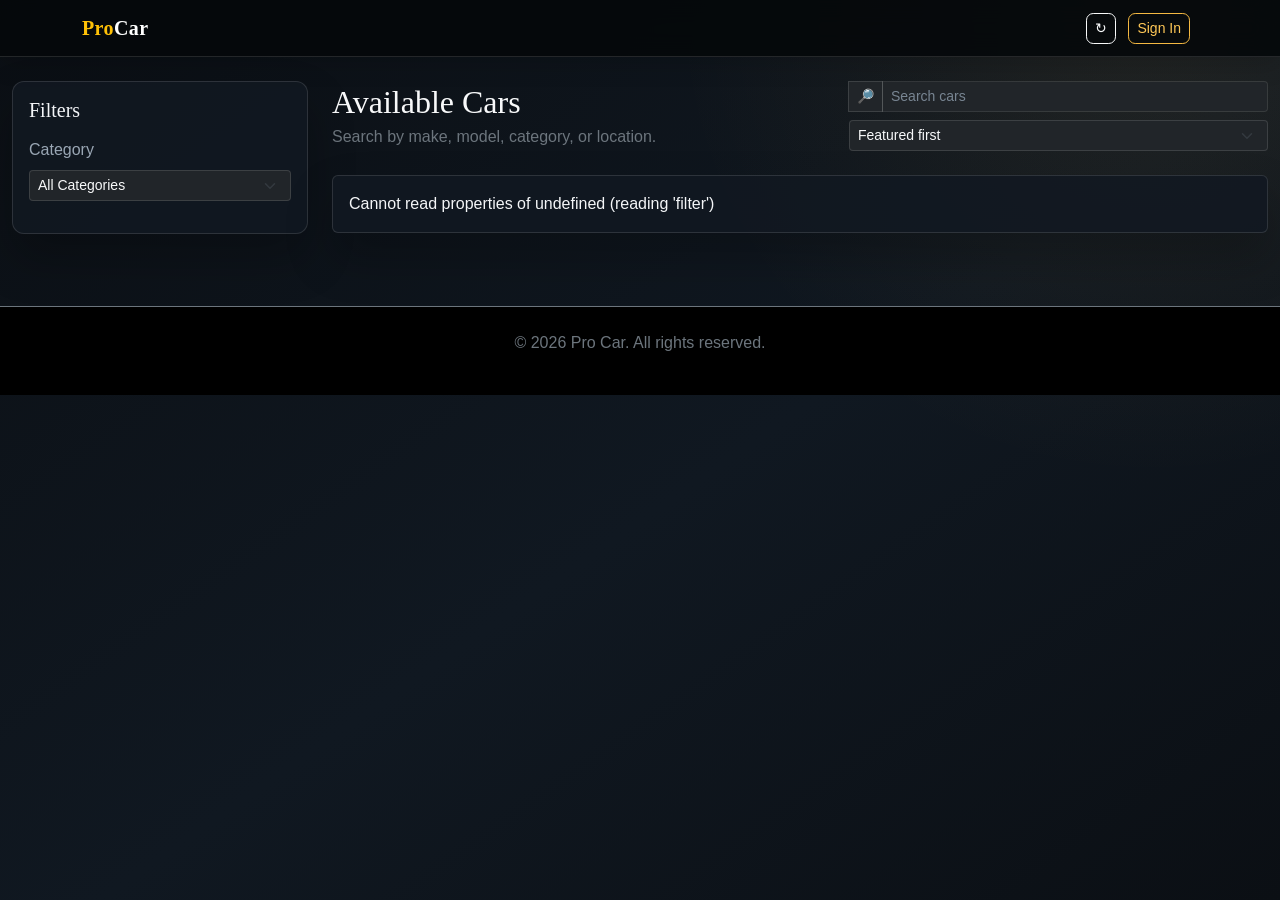
<file: cars.html>
<!doctype html>
<html lang="en">
  <head>
    <meta charset="utf-8" />
    <meta name="viewport" content="width=device-width, initial-scale=1" />
    <title>Browse Cars — Pro Car</title>
    <link rel="icon" href="favicon.svg" type="image/svg+xml" />
    <link
      href="https://cdn.jsdelivr.net/npm/bootstrap@5.3.2/dist/css/bootstrap.min.css"
      rel="stylesheet"
    />
    <link rel="stylesheet" href="css/style.css" />
  </head>
  <body class="bg-dark text-light">
    <nav
      class="navbar navbar-expand-lg navbar-dark bg-black border-bottom border-secondary mb-4"
    >
      <div class="container">
        <a class="navbar-brand fw-bold" href="index.html"
          ><span class="text-warning">Pro</span>Car</a
        >
        <div class="ms-auto">
          <button
            type="button"
            class="btn btn-outline-light btn-sm me-2"
            onclick="refreshPage()"
            title="Refresh fleet"
            aria-label="Refresh fleet"
          >
            ↻
          </button>
          <a href="auth/login.html" class="btn btn-outline-warning btn-sm me-2"
            >Sign In</a
          >
        </div>
      </div>
    </nav>

    <div class="container-fluid">
      <div class="row">
        <!-- Filters Sidebar -->
        <div class="col-md-3 mb-4">
          <div class="card bg-secondary border-secondary">
            <div class="card-body">
              <h5 class="card-title mb-3">Filters</h5>
              <div class="mb-3">
                <label class="form-label" for="filter-category">Category</label>
                <select
                  id="filter-category"
                  title="Filter cars by category"
                  class="form-select form-select-sm bg-dark text-light border-secondary"
                >
                  <option value="">All Categories</option>
                  <option value="Economy">Economy</option>
                  <option value="Sedan">Sedan</option>
                  <option value="SUV">SUV</option>
                  <option value="Luxury">Luxury</option>
                  <option value="Van">Van</option>
                  <option value="Pickup">Pickup</option>
                  <option value="Electric">Electric</option>
                  <option value="Convertible">Convertible</option>
                  <option value="Executive">Executive</option>
                  <option value="Hybrid">Hybrid</option>
                </select>
              </div>
            </div>
          </div>
        </div>

        <!-- Cars Grid -->
        <div class="col-md-9">
          <div
            class="mb-4 d-flex flex-column flex-lg-row justify-content-between align-items-lg-center gap-3"
          >
            <div>
              <h2 class="mb-1">Available Cars</h2>
              <p class="text-secondary mb-0">
                Search by make, model, category, or location.
              </p>
            </div>
            <div class="d-flex flex-wrap gap-2">
              <div class="input-group input-group-sm cars-page-search">
                <label class="visually-hidden" for="car-search"
                  >Search cars</label
                >
                <span
                  class="input-group-text bg-dark border-secondary text-secondary"
                  aria-hidden="true"
                  >🔎</span
                >
                <input
                  id="car-search"
                  type="text"
                  class="form-control bg-dark text-light border-secondary"
                  placeholder="Search cars"
                />
              </div>
              <label class="visually-hidden" for="sort-cars">Sort cars</label>
              <select
                id="sort-cars"
                class="form-select form-select-sm bg-dark text-light border-secondary cars-page-sort"
              >
                <option value="featured">Featured first</option>
                <option value="price-asc">Price: Low to High</option>
                <option value="price-desc">Price: High to Low</option>
                <option value="year-desc">Newest first</option>
                <option value="name-asc">Name A-Z</option>
              </select>
            </div>
          </div>
          <div id="cars-grid" class="row gap-3"></div>
        </div>
      </div>
    </div>

    <!-- Booking Modal -->
    <div class="modal fade" id="bookingModal" tabindex="-1">
      <div class="modal-dialog">
        <div class="modal-content bg-secondary border-secondary">
          <div class="modal-header">
            <h5 class="modal-title">Book This Car</h5>
            <button
              type="button"
              class="btn-close btn-close-white"
              data-bs-dismiss="modal"
              aria-label="Close booking dialog"
            ></button>
          </div>
          <div class="modal-body">
            <div
              id="booking-car-preview"
              class="booking-car-preview mb-4"
            ></div>
            <form id="booking-form">
              <input type="hidden" id="booking-car-id" />
              <div class="mb-3">
                <label class="form-label" for="start-date">Start Date</label>
                <input
                  id="start-date"
                  type="datetime-local"
                  class="form-control bg-dark text-light border-secondary"
                  required
                />
              </div>
              <div class="mb-3">
                <label class="form-label" for="end-date">End Date</label>
                <input
                  id="end-date"
                  type="datetime-local"
                  class="form-control bg-dark text-light border-secondary"
                  required
                />
              </div>
              <div class="mb-3">
                <label class="form-label" for="pickup-location"
                  >Pickup Location</label
                >
                <input
                  id="pickup-location"
                  type="text"
                  class="form-control bg-dark text-light border-secondary"
                  placeholder="e.g. Lagos Airport"
                />
              </div>
              <div class="mb-3">
                <label class="form-check">
                  <input
                    id="need-driver"
                    type="checkbox"
                    class="form-check-input"
                  />
                  <span class="form-check-label">I need a driver (+$25)</span>
                </label>
              </div>
              <div class="mb-3">
                <p>
                  Total Price:
                  <strong class="text-warning" id="total-price">$0</strong>
                </p>
              </div>
              <button
                type="submit"
                class="btn btn-warning text-dark fw-semibold w-100"
                aria-label="Confirm booking"
              >
                Confirm Booking
              </button>
            </form>
          </div>
        </div>
      </div>
    </div>

    <footer class="bg-black border-top border-secondary mt-5 py-4 text-center">
      <p class="text-secondary">&copy; 2026 Pro Car. All rights reserved.</p>
    </footer>

    <script src="https://cdn.jsdelivr.net/npm/bootstrap@5.3.2/dist/js/bootstrap.bundle.min.js"></script>
    <script src="js/api.js?v=20260721"></script>
    <script src="js/cars.js?v=20260721b"></script>
  </body>
</html>
</file>
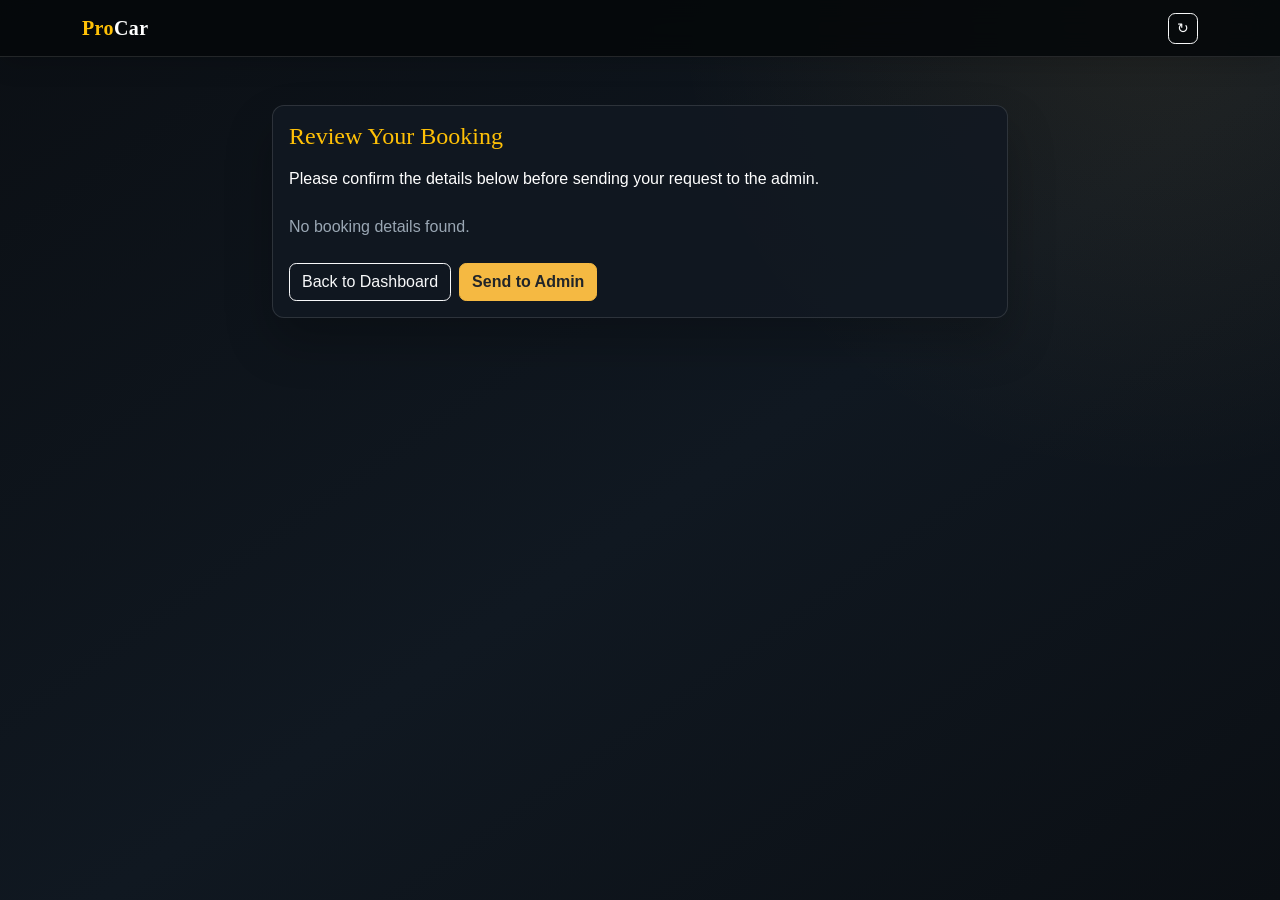
<file: review.html>
<!doctype html>
<html lang="en">
  <head>
    <meta charset="utf-8" />
    <meta name="viewport" content="width=device-width, initial-scale=1" />
    <title>Review Booking — Pro Car</title>
    <link rel="icon" href="favicon.svg" type="image/svg+xml" />
    <link
      href="https://cdn.jsdelivr.net/npm/bootstrap@5.3.2/dist/css/bootstrap.min.css"
      rel="stylesheet"
    />
    <link rel="stylesheet" href="css/style.css" />
  </head>
  <body class="bg-dark text-light">
    <nav
      class="navbar navbar-expand-lg navbar-dark bg-black border-bottom border-secondary mb-4"
    >
      <div class="container">
        <a class="navbar-brand fw-bold" href="index.html"
          ><span class="text-warning">Pro</span>Car</a
        >
        <button
          type="button"
          class="btn btn-outline-light btn-sm float-end"
          onclick="refreshPage()"
          title="Refresh review"
          aria-label="Refresh review"
        >
          ↻
        </button>
      </div>
    </nav>

    <div class="container py-4">
      <div class="row justify-content-center">
        <div class="col-lg-8">
          <div class="card review-card border-secondary">
            <div class="card-body">
              <h2 class="h4 text-warning mb-3">Review Your Booking</h2>
              <p class="text-white mb-4">
                Please confirm the details below before sending your request to
                the admin.
              </p>
              <div id="review-summary" class="review-summary mb-4"></div>
              <div class="d-flex gap-2 flex-wrap">
                <a href="dashboard.html" class="btn btn-outline-light"
                  >Back to Dashboard</a
                >
                <button
                  id="confirm-booking-btn"
                  class="btn btn-warning text-dark fw-semibold"
                >
                  Send to Admin
                </button>
              </div>
            </div>
          </div>
        </div>
      </div>
    </div>

    <script src="js/api.js?v=20260721"></script>
    <script src="js/review.js"></script>
    <script>
      const API =
        window.API || window.getApiBase?.() || "http://127.0.0.1:80/backend";
      const reviewSummary = document.getElementById("review-summary");
      const confirmBtn = document.getElementById("confirm-booking-btn");

      function getDraft() {
        try {
          return JSON.parse(
            localStorage.getItem("bookingReviewDraft") || "null",
          );
        } catch (error) {
          return null;
        }
      }

      function renderDraft() {
        const draft = getDraft();
        reviewSummary.innerHTML = buildBookingSummary(draft);
      }

      async function submitBooking() {
        const draft = getDraft();
        if (!draft) {
          alert("No booking details were found. Please start over.");
          window.location.href = "dashboard.html";
          return;
        }

        const user = JSON.parse(localStorage.getItem("user") || "{}");
        const payload = buildBookingPayload({
          ...draft,
          userId: user.id || draft.userId,
        });

        confirmBtn.disabled = true;
        confirmBtn.textContent = "Submitting...";

        try {
          const response = await fetch(`${API}/bookings.php`, {
            method: "POST",
            headers: { "Content-Type": "application/json" },
            body: JSON.stringify(payload),
          });

          if (!response.ok) {
            throw new Error(`Request failed: ${response.status}`);
          }

          localStorage.removeItem("bookingReviewDraft");
          localStorage.setItem("procar-booking-created", "1");
          alert("Your booking request was sent to the admin.");
          window.location.replace("dashboard.html?refresh=1");
        } catch (error) {
          console.error(error);
          alert("Unable to submit the booking right now. Please try again.");
          confirmBtn.disabled = false;
          confirmBtn.textContent = "Send to Admin";
        }
      }

      document.addEventListener("DOMContentLoaded", () => {
        renderDraft();
        confirmBtn.addEventListener("click", submitBooking);
      });
    </script>
  </body>
</html>
</file>
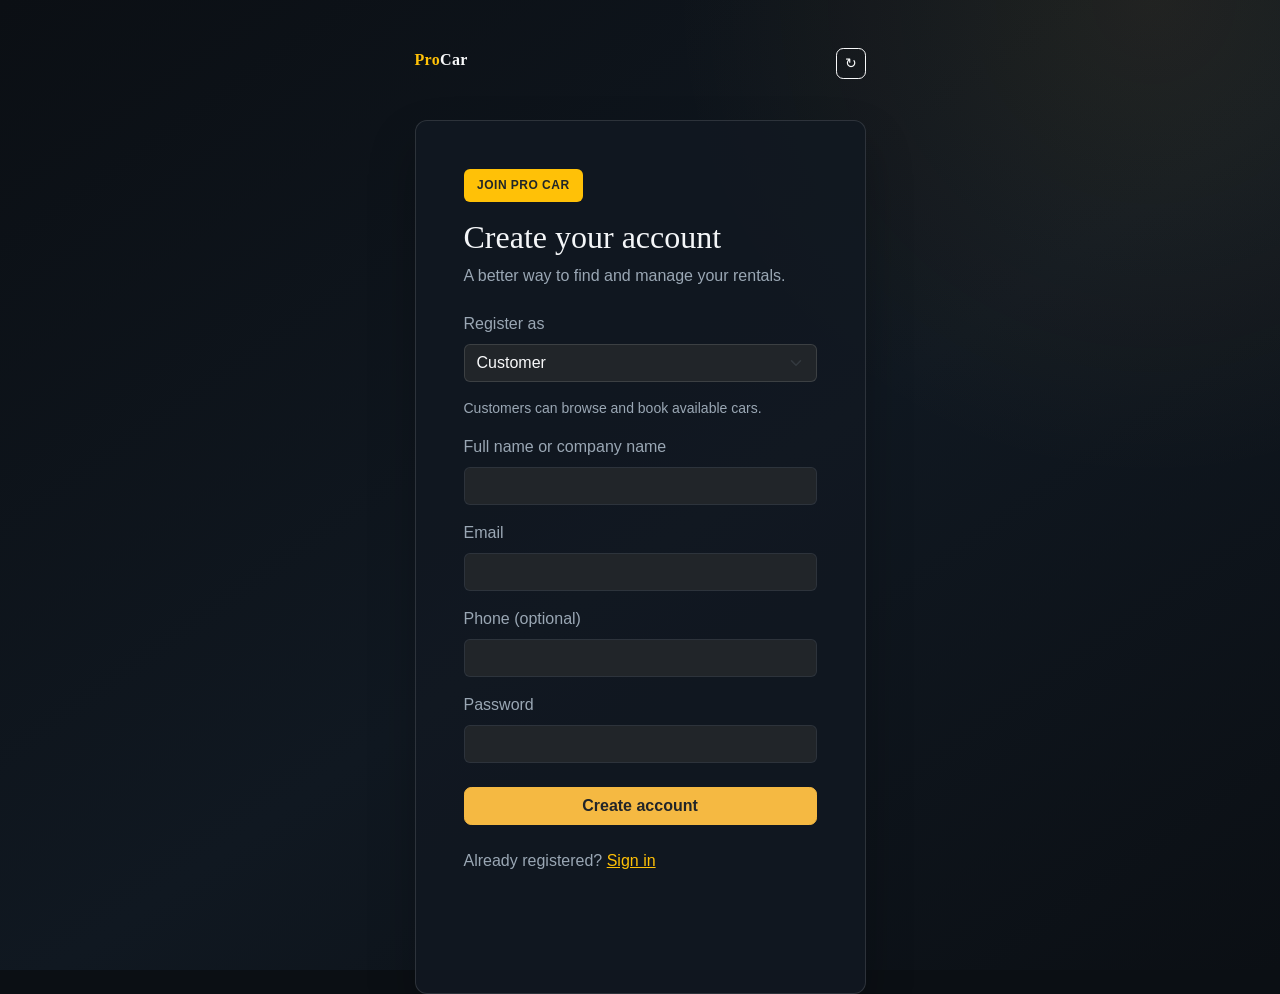
<file: auth/register.html>
<!doctype html>
<html lang="en">
  <head>
    <meta charset="utf-8" />
    <meta name="viewport" content="width=device-width, initial-scale=1" />
    <title>Create Account — Pro Car</title>
    <link rel="icon" href="../favicon.svg" type="image/svg+xml" />
    <link
      href="https://cdn.jsdelivr.net/npm/bootstrap@5.3.2/dist/css/bootstrap.min.css"
      rel="stylesheet"
    />
    <link rel="stylesheet" href="../css/style.css" />
    <link rel="manifest" href="../manifest.webmanifest" />
  </head>
  <body class="bg-dark text-light">
    <main class="container py-5">
      <div class="row justify-content-center">
        <div class="col-md-6 col-lg-5">
          <a
            class="navbar-brand fw-bold d-inline-block mb-5"
            href="../index.html"
            ><span class="text-warning">Pro</span>Car</a
          >
          <button
            type="button"
            class="btn btn-outline-light btn-sm float-end"
            onclick="refreshPage()"
            title="Refresh registration"
            aria-label="Refresh registration"
          >
            ↻
          </button>
          <div class="card">
            <div class="card-body p-4 p-lg-5">
              <span class="badge bg-warning text-dark mb-3">Join Pro Car</span>
              <h1 class="h2 mb-2">Create your account</h1>
              <p class="text-secondary mb-4">
                A better way to find and manage your rentals.
              </p>
              <div id="auth-message"></div>
              <form id="register-form">
                <label class="form-label" for="role">Register as</label
                ><select
                  class="form-select bg-dark text-light mb-3"
                  id="role"
                  required
                >
                  <option value="customer">Customer</option>
                  <option value="driver">Driver</option>
                  <option value="company">Rental company</option>
                </select>
                <div id="role-help" class="small text-secondary mb-3">
                  Customers can browse and book available cars.
                </div>
                <label class="form-label" for="name"
                  >Full name or company name</label
                ><input
                  class="form-control bg-dark text-light mb-3"
                  id="name"
                  required
                  autocomplete="name"
                /><label class="form-label" for="email">Email</label
                ><input
                  class="form-control bg-dark text-light mb-3"
                  id="email"
                  type="email"
                  required
                  autocomplete="email"
                /><label class="form-label" for="phone"
                  >Phone <span class="text-secondary">(optional)</span></label
                ><input
                  class="form-control bg-dark text-light mb-3"
                  id="phone"
                  type="tel"
                  autocomplete="tel"
                />
                <div id="cv-field" class="d-none mb-3">
                  <label class="form-label" for="cv">Driver CV</label>
                  <input
                    class="form-control bg-dark text-light"
                    id="cv"
                    type="file"
                    accept=".pdf,.doc,.docx,application/pdf"
                  />
                  <div class="form-text text-secondary">
                    PDF or Word document, maximum 5 MB. Admin approval is
                    required.
                  </div>
                </div>
                <label class="form-label" for="password">Password</label
                ><input
                  class="form-control bg-dark text-light mb-4"
                  id="password"
                  type="password"
                  minlength="8"
                  required
                  autocomplete="new-password"
                /><button
                  class="btn btn-warning text-dark fw-semibold w-100"
                  type="submit"
                >
                  Create account
                </button>
              </form>
              <p class="text-secondary mt-4 mb-0">
                Already registered?
                <a class="text-warning" href="login.html">Sign in</a>
              </p>
            </div>
          </div>
        </div>
      </div>
    </main>
    <div
      class="modal fade"
      id="approval-modal"
      tabindex="-1"
      aria-hidden="true"
    >
      <div class="modal-dialog modal-dialog-centered">
        <div class="modal-content">
          <div class="modal-header">
            <h2 class="modal-title h5">Application sent</h2>
          </div>
          <div class="modal-body">
            <p id="approval-message" class="mb-0">
              Your application was sent to the admin. Please wait for approval
              before signing in.
            </p>
          </div>
          <div class="modal-footer">
            <button
              id="approval-ok"
              type="button"
              class="btn btn-warning text-dark fw-semibold"
            >
              OK, go to sign in
            </button>
          </div>
        </div>
      </div>
    </div>
    <script src="https://cdn.jsdelivr.net/npm/bootstrap@5.3.2/dist/js/bootstrap.bundle.min.js"></script>
    <script src="../js/api.js"></script>
    <script src="../js/auth.js"></script>
    <script src="../js/install.js"></script>
  </body>
</html>
</file>
<file: css/style.css>
:root {
  --procar-bg: #0b0f14;
  --procar-surface: #121922;
  --procar-surface-raised: #18222d;
  --procar-border: rgba(255, 255, 255, 0.12);
  --procar-muted: #9aa7b4;
  --procar-accent: #f5b942;
  --procar-accent-strong: #ffc857;
  --procar-shadow: 0 1.5rem 3rem rgba(0, 0, 0, 0.24);
}

body.light-theme {
  --procar-bg: #f3f5f7;
  --procar-surface: #ffffff;
  --procar-surface-raised: #eef1f4;
  --procar-border: rgba(15, 23, 42, 0.16);
  --procar-muted: #536273;
  background: #f3f5f7 !important;
  color: #18222d;
}

body.light-theme,
body.light-theme h1,
body.light-theme h2,
body.light-theme h3,
body.light-theme h4,
body.light-theme h5,
body.light-theme h6,
body.light-theme p,
body.light-theme label,
body.light-theme .nav-link,
body.light-theme .navbar-brand {
  color: #18222d;
}

body.light-theme .navbar,
body.light-theme footer {
  background: #ffffff !important;
}

body.light-theme .card,
body.light-theme .modal-content,
body.light-theme .alert,
body.light-theme .hero-stats-box {
  background: #ffffff !important;
  color: #18222d;
}

body.light-theme .bg-dark,
body.light-theme .profile-menu-trigger {
  background-color: #eef1f4 !important;
  color: #18222d !important;
}

body.light-theme .navbar .nav-link,
body.light-theme .text-secondary,
body.light-theme .card .text-secondary,
body.light-theme .modal-content .text-secondary,
body.light-theme .form-text {
  color: #536273 !important;
}

body.light-theme .form-control,
body.light-theme .form-select,
body.light-theme .input-group-text {
  background-color: #ffffff !important;
  color: #18222d !important;
  border-color: rgba(15, 23, 42, 0.2) !important;
}

body.light-theme .form-control::placeholder {
  color: #6b7785;
}

body.light-theme .list-group-item {
  background-color: #ffffff !important;
  color: #18222d !important;
}

body.profile-sidebar-open .dashboard-main-content .nav-tabs {
  display: grid;
  grid-template-columns: repeat(2, minmax(0, 1fr));
  column-gap: 0.5rem;
}

body.profile-sidebar-open .dashboard-main-content .nav-tabs .nav-item {
  width: 100%;
}

body.profile-sidebar-open .dashboard-main-content .nav-tabs .nav-link {
  width: 100%;
}

body.light-theme .nav-tabs .nav-link,
body.light-theme .nav-pills .nav-link {
  color: #536273 !important;
}

body.light-theme .nav-tabs .nav-link.active,
body.light-theme .nav-tabs .nav-link:hover,
body.light-theme .nav-pills .nav-link.active {
  color: #8a5a00 !important;
  background: rgba(245, 185, 66, 0.2) !important;
}

body.light-theme .modal-header,
body.light-theme .modal-footer {
  border-color: rgba(15, 23, 42, 0.12) !important;
}

html {
  min-width: 320px;
  background: var(--procar-bg);
}

body {
  min-height: 100vh;
  background:
    radial-gradient(
      circle at 90% 0%,
      rgba(245, 185, 66, 0.08),
      transparent 30rem
    ),
    linear-gradient(145deg, #0b0f14 0%, #101821 54%, #0b0f14 100%);
  color: #f4f6f8;
  font-family: "Trebuchet MS", "Segoe UI", sans-serif;
}

body.light-theme {
  background: #f3f5f7 !important;
}

h1,
h2,
h3,
h4,
h5,
h6,
.navbar-brand {
  font-family: Georgia, "Times New Roman", serif;
  letter-spacing: 0;
}

.navbar {
  background: rgba(5, 8, 11, 0.9) !important;
  backdrop-filter: blur(12px);
  border-color: var(--procar-border) !important;
  box-shadow: 0 0.5rem 1.5rem rgba(0, 0, 0, 0.14);
}

.navbar-brand {
  letter-spacing: 0.02em;
}

.home-hero {
  position: relative;
  overflow: hidden;
  min-height: 700px;
  background:
    linear-gradient(
      90deg,
      rgba(7, 11, 15, 0.98) 0%,
      rgba(7, 11, 15, 0.86) 42%,
      rgba(7, 11, 15, 0.18) 100%
    ),
    radial-gradient(
      circle at 82% 40%,
      rgba(245, 185, 66, 0.18),
      transparent 28rem
    );
}

.home-hero-inner {
  position: relative;
  z-index: 1;
  padding-top: clamp(4rem, 9vw, 8rem);
  padding-bottom: 4rem;
}

.eyebrow {
  display: inline-flex;
  align-items: center;
  gap: 0.65rem;
  margin-bottom: 1.25rem;
  color: var(--procar-accent-strong);
  font-size: 0.72rem;
  font-weight: 700;
  letter-spacing: 0.16em;
  text-transform: uppercase;
}

.eyebrow::before {
  width: 2.5rem;
  height: 1px;
  background: currentColor;
  content: "";
}

.home-hero h1 {
  max-width: 700px;
  margin-bottom: 1.5rem;
  color: #fff;
  font-size: clamp(3.4rem, 7vw, 6.8rem);
  line-height: 0.94;
}

.home-hero h1 em {
  color: var(--procar-accent-strong);
  font-weight: 400;
}

.home-hero-copy {
  max-width: 540px;
  margin-bottom: 2rem;
  color: #b7c1cb;
  font-size: 1.12rem;
  line-height: 1.7;
}

.hero-proof {
  display: flex;
  align-items: center;
  flex-wrap: wrap;
  gap: 0.8rem;
  color: #9aa7b4;
  font-size: 0.78rem;
  letter-spacing: 0.03em;
}

.proof-mark {
  color: var(--procar-accent-strong);
  font-size: 1.3rem;
}

.proof-divider {
  width: 3px;
  height: 3px;
  border-radius: 50%;
  background: var(--procar-accent);
}

.hero-visual {
  position: relative;
  min-height: 465px;
  overflow: hidden;
  border: 1px solid rgba(255, 255, 255, 0.2);
  box-shadow: 0 2rem 4rem rgba(0, 0, 0, 0.38);
  transform: rotate(2deg);
}

.hero-visual::after {
  position: absolute;
  inset: 0;
  background: linear-gradient(
    180deg,
    transparent 45%,
    rgba(4, 7, 10, 0.84) 100%
  );
  content: "";
}

.hero-visual img {
  width: 100%;
  height: 465px;
  object-fit: cover;
  filter: saturate(0.9);
  transform: scale(1.04);
}

.hero-visual-label,
.hero-visual-caption {
  position: absolute;
  z-index: 1;
  left: 1.5rem;
  right: 1.5rem;
}

.hero-visual-label {
  top: 1.5rem;
  display: flex;
  justify-content: space-between;
  color: #fff;
  font-size: 0.72rem;
  letter-spacing: 0.13em;
  text-transform: uppercase;
}

.hero-visual-label span {
  color: var(--procar-accent-strong);
}

.hero-visual-caption {
  bottom: 1.5rem;
  display: flex;
  align-items: end;
  justify-content: space-between;
  color: #fff;
  font-family: Georgia, "Times New Roman", serif;
  font-size: 1.5rem;
  line-height: 1.05;
}

.hero-visual-caption strong {
  color: var(--procar-accent-strong);
  font-weight: 400;
}

.hero-arrow {
  color: var(--procar-accent-strong);
  font-family: "Trebuchet MS", sans-serif;
  font-size: 2rem;
}

.home-search-bar {
  position: relative;
  z-index: 2;
  max-width: 920px;
  margin-top: -1.5rem;
  padding: 1.25rem 1.5rem 1.5rem;
  border: 1px solid rgba(255, 255, 255, 0.14);
  background: rgba(18, 25, 34, 0.94);
  box-shadow: 0 1.5rem 3rem rgba(0, 0, 0, 0.28);
  backdrop-filter: blur(14px);
}

.home-search-bar > label {
  display: block;
  margin-bottom: 0.75rem;
  color: #fff;
  font-family: Georgia, "Times New Roman", serif;
  font-size: 1.05rem;
}

.home-search-controls {
  display: grid;
  grid-template-columns: minmax(0, 1fr) 180px auto;
  gap: 0.65rem;
}

.home-search-controls input,
.home-search-controls select {
  min-width: 0;
  padding: 0.85rem 1rem;
  border: 1px solid var(--procar-border);
  background: #0b0f14;
  color: #fff;
}

.home-search-controls input::placeholder {
  color: #8b98a5;
}

.home-metrics {
  border-bottom: 1px solid var(--procar-border);
  background: var(--procar-surface);
}

.metric {
  display: flex;
  flex-direction: column;
  gap: 0.25rem;
  padding: 1.5rem 1.75rem;
  border-right: 1px solid var(--procar-border);
}

.metric:last-child {
  border-right: 0;
}

.metric strong {
  color: var(--procar-accent-strong);
  font-family: Georgia, "Times New Roman", serif;
  font-size: 2rem;
  font-weight: 400;
}

.metric span {
  color: var(--procar-muted);
  font-size: 0.75rem;
  letter-spacing: 0.08em;
  text-transform: uppercase;
}

.home-section {
  padding-top: 6rem;
  padding-bottom: 1rem;
}

.section-heading {
  display: flex;
  align-items: end;
  justify-content: space-between;
  gap: 2rem;
  margin-bottom: 2rem;
}

.section-heading h2 {
  max-width: 560px;
  margin: 0;
  font-size: clamp(2rem, 4vw, 3.5rem);
  line-height: 1;
}

.section-heading > a {
  flex: 0 0 auto;
  text-decoration: none;
}

.category-grid {
  display: grid;
  grid-template-columns: repeat(4, 1fr);
  gap: 0.75rem;
}

.category-tile {
  position: relative;
  display: flex;
  min-height: 220px;
  flex-direction: column;
  justify-content: end;
  padding: 1.35rem;
  overflow: hidden;
  color: #fff;
  text-decoration: none;
  background-position: center;
  background-size: cover;
  transition:
    transform 180ms ease,
    filter 180ms ease;
}

.category-tile::after {
  position: absolute;
  inset: 0;
  background: linear-gradient(
    180deg,
    transparent 20%,
    rgba(5, 8, 11, 0.9) 100%
  );
  content: "";
}

.category-tile > * {
  position: relative;
  z-index: 1;
}

.category-tile:hover {
  color: #fff;
  filter: saturate(1.2);
  transform: translateY(-4px);
}

.category-tile span {
  position: absolute;
  top: 1.1rem;
  left: 1.25rem;
  color: var(--procar-accent-strong);
  font-size: 0.7rem;
  letter-spacing: 0.12em;
}

.category-tile strong {
  font-family: Georgia, "Times New Roman", serif;
  font-size: 1.35rem;
  font-weight: 400;
}

.category-tile small {
  margin-top: 0.25rem;
  color: #c1cbd4;
}

.category-sedan {
  background-image: url("https://images.unsplash.com/photo-1549317661-bd32c8ce0db2?auto=format&fit=crop&w=700&q=80");
}
.category-suv {
  background-image: url("https://images.unsplash.com/photo-1568844293986-8c8c3f7f4d6f?auto=format&fit=crop&w=700&q=80");
}
.category-luxury {
  background-image: url("https://images.unsplash.com/photo-1618843479313-40f8afb4b4d8?auto=format&fit=crop&w=700&q=80");
}
.category-electric {
  background-image: url("https://images.unsplash.com/photo-1560958089-b8a1929cea89?auto=format&fit=crop&w=700&q=80");
}

.featured-cars .card-img-top {
  min-height: 205px;
}

.fleet-refreshing {
  animation: fleet-refresh 420ms ease both;
}

@keyframes fleet-refresh {
  from {
    opacity: 0.35;
    transform: translateY(0.5rem);
  }
  to {
    opacity: 1;
    transform: translateY(0);
  }
}

.navbar .nav-link {
  color: #c3ccd5;
  transition: color 160ms ease;
}

.navbar .nav-link:hover,
.navbar .nav-link:focus {
  color: var(--procar-accent-strong);
}

.hero-section {
  padding: clamp(2rem, 7vw, 6rem) 0 1rem;
}

.hero-section h1 {
  max-width: 780px;
  line-height: 1.05;
}

.hero-section .lead {
  max-width: 680px;
  color: var(--procar-muted) !important;
}

.badge {
  padding: 0.65rem 0.85rem;
  font-weight: 700;
  letter-spacing: 0.04em;
  text-transform: uppercase;
}

.hero-stats-box,
.alert,
.card,
.modal-content {
  background: rgba(18, 25, 34, 0.88) !important;
  border-color: var(--procar-border) !important;
  color: #f4f6f8;
  box-shadow: var(--procar-shadow);
}

.card .text-secondary,
.modal-content .text-secondary,
.form-label {
  color: var(--procar-muted) !important;
}

.card h1,
.card h2,
.card h3,
.card h4,
.card h5,
.card h6,
.card p,
.modal-content h1,
.modal-content h2,
.modal-content h3,
.modal-content h4,
.modal-content h5,
.modal-content h6,
.modal-content p {
  color: inherit;
}

.hero-stats-box {
  backdrop-filter: blur(8px);
}

.card {
  height: 100%;
  overflow: hidden;
  border-radius: 0.75rem;
  transition:
    transform 180ms ease,
    border-color 180ms ease,
    box-shadow 180ms ease;
}

.card:hover {
  border-color: rgba(245, 185, 66, 0.55) !important;
  box-shadow: 0 1.5rem 3rem rgba(0, 0, 0, 0.36);
  transform: translateY(-3px);
}

.card-img-top {
  aspect-ratio: 16 / 10;
  object-fit: cover;
}

.booking-car-preview {
  border-bottom: 1px solid var(--procar-border);
  padding-bottom: 1rem;
}

.booking-preview-layout {
  display: grid;
  grid-template-columns: 150px 1fr;
  gap: 1rem;
  align-items: start;
}

.booking-preview-layout img {
  width: 150px;
  height: 105px;
  border-radius: 0.5rem;
  object-fit: cover;
}

.booking-detail-list {
  display: flex;
  flex-wrap: wrap;
  gap: 0.4rem;
  margin-bottom: 0.7rem;
}

.booking-detail-list span {
  padding: 0.25rem 0.5rem;
  border: 1px solid var(--procar-border);
  color: var(--procar-muted);
  font-size: 0.72rem;
}

.btn {
  border-radius: 0.45rem;
  transition:
    transform 160ms ease,
    box-shadow 160ms ease,
    background-color 160ms ease;
}

.btn:hover {
  transform: translateY(-1px);
}

.btn-warning {
  background-color: var(--procar-accent);
  border-color: var(--procar-accent);
}

.btn-warning:hover,
.btn-warning:focus {
  background-color: var(--procar-accent-strong);
  border-color: var(--procar-accent-strong);
  box-shadow: 0 0.5rem 1.25rem rgba(245, 185, 66, 0.2);
}

.btn-outline-warning {
  color: var(--procar-accent-strong);
  border-color: var(--procar-accent);
}

.btn-outline-warning:hover,
.btn-outline-warning:focus {
  color: #101318;
  background: var(--procar-accent);
  border-color: var(--procar-accent);
}

.form-control,
.form-select,
.input-group-text {
  border-color: var(--procar-border) !important;
}

.form-control::placeholder {
  color: #788592;
}

.form-control:focus,
.form-select:focus {
  border-color: var(--procar-accent) !important;
  box-shadow: 0 0 0 0.2rem rgba(245, 185, 66, 0.16);
}

.cars-page-search {
  min-width: min(100%, 260px);
}

.cars-page-sort {
  min-width: 185px;
}

.dashboard-sidebar {
  position: fixed;
  z-index: 1040;
  top: 5.5rem;
  left: 1.25rem;
  width: min(760px, calc(100vw - 2.5rem));
  opacity: 0;
  pointer-events: none;
  transform: translateX(-1rem);
  transition:
    opacity 180ms ease,
    transform 180ms ease;
}

.dashboard-sidebar.is-open {
  opacity: 1;
  pointer-events: auto;
  transform: translateX(0);
}

.profile-menu-trigger {
  position: fixed;
  z-index: 1035;
  top: 5.65rem;
  left: 1.25rem;
  display: grid;
  width: 2.75rem;
  height: 2.75rem;
  padding: 0.65rem;
  gap: 0.28rem;
  align-content: center;
  border: 1px solid var(--procar-border);
  border-radius: 0.5rem;
  background: var(--procar-surface);
  box-shadow: 0 0.75rem 1.5rem rgba(0, 0, 0, 0.24);
  cursor: pointer;
}

.profile-menu-trigger span {
  display: block;
  height: 2px;
  border-radius: 1px;
  background: var(--procar-accent-strong);
  transition: transform 180ms ease;
}

.profile-menu-trigger:hover,
.profile-menu-trigger:focus-visible {
  border-color: var(--procar-accent);
  outline: none;
  box-shadow: 0 0 0 0.2rem rgba(245, 185, 66, 0.16);
}

.dashboard-sidebar .sidebar-card {
  max-height: calc(100vh - 7rem);
  overflow-y: auto;
}

.profile-drawer-body {
  display: grid;
  grid-template-columns: minmax(260px, 0.9fr) minmax(300px, 1.1fr);
  gap: 1rem;
}

.sidebar-items {
  display: grid;
  grid-template-columns: repeat(2, minmax(0, 1fr));
  gap: 0.45rem;
}

.sidebar-items .list-group-item {
  min-height: 58px;
  border-radius: 0.45rem !important;
  border-width: 1px !important;
  display: flex;
  align-items: center;
  line-height: 1.15;
}

body.profile-sidebar-open .dashboard-main-content {
  max-width: calc(100% - 820px);
  margin-left: 790px;
  transition: max-width 180ms ease, margin-left 180ms ease;
}


.profile-action-content {
  align-self: stretch;
  min-height: 180px;
  margin: 0 !important;
}

.sidebar-items .list-group-item.active {
  color: var(--procar-accent-strong) !important;
  background: rgba(245, 185, 66, 0.12) !important;
  border-color: rgba(245, 185, 66, 0.3) !important;
}

.dashboard-main-content {
  max-width: 1100px;
  margin-left: auto;
  padding-bottom: 4rem;
}

.nav-tabs .nav-link,
.nav-pills .nav-link {
  color: var(--procar-muted);
  border-color: transparent;
}

.nav-tabs .nav-link.active,
.nav-tabs .nav-link:hover,
.nav-pills .nav-link.active {
  color: var(--procar-accent-strong) !important;
  background: rgba(245, 185, 66, 0.1);
  border-color: var(--procar-border);
}

.list-group-item {
  transition:
    color 160ms ease,
    background-color 160ms ease;
}

.list-group-item:hover {
  color: var(--procar-accent-strong) !important;
  background: rgba(245, 185, 66, 0.08) !important;
}

footer {
  background: rgba(5, 8, 11, 0.75) !important;
  border-color: var(--procar-border) !important;
}

@media (max-width: 575.98px) {
  .sidebar-items {
    grid-template-columns: 1fr;
  }

  body.profile-sidebar-open .dashboard-main-content .nav-tabs {
    grid-template-columns: 1fr;
  }

  .hero-section {
    padding-top: 2rem;
  }

  .hero-section h1 {
    font-size: 2.6rem;
  }

  .cars-page-search,
  .cars-page-sort {
    width: 100%;
  }

  .home-hero h1 {
    font-size: 3.4rem;
  }

  .hero-proof {
    gap: 0.5rem;
    font-size: 0.68rem;
  }

  .proof-divider {
    display: none;
  }

  .hero-visual {
    min-height: 340px;
    transform: none;
  }

  .hero-visual img {
    height: 340px;
  }

  .home-search-controls {
    grid-template-columns: 1fr;
  }

  .home-search-controls .btn {
    width: 100%;
  }

  .section-heading {
    align-items: start;
    flex-direction: column;
    gap: 1rem;
  }

  .category-grid {
    grid-template-columns: repeat(2, 1fr);
  }

  .category-tile {
    min-height: 180px;
    padding: 1rem;
  }

  .booking-preview-layout {
    grid-template-columns: 1fr;
  }

  .booking-preview-layout img {
    width: 100%;
    height: 160px;
  }
}

@media (max-width: 991.98px) {
  .dashboard-sidebar {
    top: 5rem;
    left: 0.75rem;
    width: calc(100vw - 1.5rem);
  }

  .profile-menu-trigger {
    top: 5.1rem;
    left: 0.75rem;
  }

  .profile-drawer-body {
    grid-template-columns: 1fr;
  }

  .sidebar-items {
    grid-template-columns: repeat(2, minmax(0, 1fr));
  }

  body.profile-sidebar-open .dashboard-main-content {
    max-width: 1100px;
    margin-left: auto;
  }

  body.profile-sidebar-open .dashboard-main-content .nav-tabs {
    grid-template-columns: repeat(2, minmax(0, 1fr));
  }

  .home-hero {
    min-height: auto;
  }

  .home-hero-inner {
    padding-top: 5rem;
  }

  .home-hero h1 {
    max-width: 600px;
  }

  .hero-visual {
    max-width: 600px;
    margin: 0 auto;
    transform: rotate(1deg);
  }

  .metric {
    border-bottom: 1px solid var(--procar-border);
  }
}

/* ProCar fixed dashboard redesign */
.dashboard-page{background:#f3f5f8!important;color:#16202a!important}.dashboard-sidebar{position:fixed!important;inset:0 auto 0 0!important;width:272px!important;height:100vh!important;top:0!important;left:0!important;opacity:1!important;pointer-events:auto!important;transform:none!important;display:flex;flex-direction:column;background:#111827;color:#edf1f6;z-index:1040;box-shadow:12px 0 32px rgba(15,23,42,.08)}
.sidebar-brand-row{height:82px;padding:0 22px;display:flex;align-items:center;justify-content:space-between;border-bottom:1px solid rgba(255,255,255,.08)}.sidebar-brand{color:#f5b942!important;text-decoration:none}.sidebar-brand svg{width:150px;height:42px}.sidebar-close{display:none;border:0;background:transparent;color:white;font-size:28px}.sidebar-scroll{flex:1;min-height:0;overflow-y:auto;padding:18px 12px}.sidebar-nav-main{display:grid;gap:4px}.sidebar-link{width:100%;min-height:44px;border:0;border-radius:8px;padding:0 12px;display:flex;align-items:center;gap:12px;background:transparent;color:#cbd3df;text-align:left;position:relative}.sidebar-link:hover,.sidebar-link.active,.sidebar-link:focus-visible{background:rgba(245,185,66,.14);color:#fff;outline:none}.sidebar-link.active::before{content:"";position:absolute;left:-12px;width:4px;height:28px;border-radius:0 4px 4px 0;background:#f5b942}.sidebar-icon,.sidebar-icon svg,.sidebar-chevron{width:18px;height:18px;flex:0 0 18px}.sidebar-section{border-top:1px solid rgba(255,255,255,.08);margin-top:12px;padding-top:9px}.sidebar-section summary{height:38px;padding:0 12px;display:flex;align-items:center;justify-content:space-between;color:#8e99aa;text-transform:uppercase;font-size:11px;letter-spacing:.09em;cursor:pointer;list-style:none}.sidebar-section summary::-webkit-details-marker{display:none}.sidebar-section-links{display:grid;gap:2px}.sidebar-section:not([open]) .sidebar-section-links{display:none}.sidebar-count{margin-left:auto;min-width:20px;height:20px;display:grid;place-items:center;border-radius:10px;background:#f5b942;color:#111827;font-size:11px}
.sidebar-account{border-top:1px solid rgba(255,255,255,.08);padding:12px 12px 14px}.sidebar-profile{min-height:58px;display:flex;align-items:center;gap:10px;border-radius:8px;padding:7px 8px}.sidebar-avatar,.topbar-avatar{display:grid;place-items:center;border-radius:50%;background:linear-gradient(135deg,#f7ce72,#f5b942);color:#151b25;font-weight:800}.sidebar-avatar{width:38px;height:38px}.sidebar-profile-copy{min-width:0;display:grid;flex:1}.sidebar-profile-copy strong{font-size:13px;color:white}.sidebar-profile-copy span{font-size:11px;color:#9aa4b4;overflow:hidden;text-overflow:ellipsis}.sidebar-profile-chevron{width:16px}.sidebar-logout{width:100%;height:42px;border:0;border-radius:8px;background:transparent;color:#dbe1ea;display:flex;align-items:center;gap:12px;padding:0 12px}.sidebar-logout:hover{background:rgba(239,68,68,.12);color:#fda4af}
.dashboard-main-content{max-width:none!important;margin:0 0 0 272px!important;width:calc(100% - 272px)!important;min-height:100vh;padding:0 36px 40px!important;background:#f3f5f8;color:#16202a}.dashboard-topbar{height:82px;display:flex;align-items:center;gap:18px;border-bottom:1px solid #e5e7eb;margin:0 -36px 28px;padding:0 36px;background:rgba(255,255,255,.94)}.dashboard-search{flex:1;max-width:620px;height:44px;border:1px solid #e2e5ea;border-radius:8px;display:flex;align-items:center;gap:10px;padding:0 14px;background:white;color:#7b8492}.dashboard-search svg{width:18px}.dashboard-search input{border:0;outline:0;flex:1;min-width:0;color:#24313f;background:transparent}.dashboard-notification{margin-left:auto;width:42px;height:42px;border:1px solid #e4e7ec;border-radius:50%;display:grid;place-items:center;background:white;color:#3d4654;position:relative}.dashboard-notification svg{width:18px}.notification-dot{position:absolute;top:-3px;right:-3px;width:17px;height:17px;border-radius:50%;display:grid;place-items:center;background:#e35d5d;color:white;font-size:9px;border:2px solid white}.topbar-avatar{width:42px;height:42px}.mobile-sidebar-trigger,.profile-menu-trigger{display:none}.dashboard-overview{display:grid;gap:22px}
.dashboard-hero{min-height:320px;border-radius:14px;overflow:hidden;position:relative;background:linear-gradient(90deg,rgba(17,24,39,.94),rgba(17,24,39,.72) 38%,rgba(17,24,39,.08) 72%),url('https://images.unsplash.com/photo-1503376780353-7e6692767b70?auto=format&fit=crop&w=1600&q=85') center 58%/cover;color:white}.dashboard-hero-content{position:relative;z-index:1;max-width:520px;padding:56px 64px}.dashboard-hero-eyebrow{color:#f5b942;text-transform:uppercase;letter-spacing:.16em;font-size:11px;font-weight:700}.dashboard-hero h1{margin:10px 0 8px;color:white!important;font-family:Georgia,serif;font-size:46px;line-height:1.08}.dashboard-hero p{color:#d5dae2!important;margin-bottom:24px}.dashboard-primary-button{height:48px;border:0;border-radius:8px;background:#f5b942;color:#171b23;padding:0 16px;display:inline-flex;align-items:center;gap:9px;font-weight:700}.dashboard-primary-button .button-arrow{width:16px;margin-left:2px}
.dashboard-feature-grid{display:grid;grid-template-columns:minmax(0,1.5fr) minmax(260px,.65fr);gap:22px}.dashboard-bookings-card,.travel-confidence-card{min-height:155px;border:1px solid #e6e9ed;border-radius:12px;background:white}.dashboard-bookings-card{padding:18px}.dashboard-section-heading{height:36px;display:flex;align-items:flex-start;justify-content:space-between}.dashboard-section-heading h2,.travel-confidence-card h2{color:#1f2937!important;font-size:17px;margin:0;font-weight:700}.dashboard-section-heading button,.travel-confidence-card button{border:0;background:transparent;color:#7a8492;font-size:12px}.dashboard-section-heading button svg,.travel-confidence-card button svg{width:14px;height:14px;vertical-align:middle}.travel-confidence-card{padding:24px;display:grid;grid-template-columns:42px 1fr;align-items:start;position:relative;background:linear-gradient(135deg,#fbf8ee,#fff)}.travel-confidence-card .confidence-icon{width:38px;height:38px;color:#b88a32}.travel-confidence-card p{color:#6d7684!important;font-size:13px;margin-top:8px}.travel-confidence-card button{position:absolute;right:18px;bottom:16px;color:#a47a27}
.dashboard-trust-grid{display:grid;grid-template-columns:repeat(3,1fr);gap:22px}.dashboard-trust-grid article{min-height:92px;border:1px solid #e6e9ed;border-radius:12px;background:white;display:flex;align-items:center;gap:14px;padding:18px}.trust-icon{width:34px;height:34px;padding:7px;border-radius:50%;background:#f7f0db;color:#b58a31}.dashboard-trust-grid h3{font-size:14px;margin:0 0 4px;color:#26313e!important}.dashboard-trust-grid p{font-size:12px;margin:0;color:#7b8492!important}
.dashboard-page:not(.show-dashboard-detail) .nav-tabs,.dashboard-page:not(.show-dashboard-detail) .tab-content{display:none!important}.dashboard-page.show-dashboard-detail .dashboard-overview{display:none}.dashboard-page .nav-tabs{margin-top:20px;background:white;border:1px solid #e5e7eb;border-radius:10px;padding:7px}.dashboard-page .tab-content{background:white;border-radius:12px;border:1px solid #e6e9ed;padding:22px;color:#24313f}.dashboard-modal-content{background:white!important;color:#24313f!important}.sidebar-backdrop{display:none}
@media(max-width:991.98px){.dashboard-sidebar{width:280px!important;transform:translateX(-100%)!important;transition:.22s ease}.dashboard-sidebar.is-open{transform:translateX(0)!important}.sidebar-close{display:block}.sidebar-backdrop{display:block;position:fixed;inset:0;background:rgba(15,23,42,.45);z-index:1035;opacity:0;pointer-events:none}.sidebar-backdrop.is-open{opacity:1;pointer-events:auto}.dashboard-main-content{margin-left:0!important;width:100%!important;padding:0 20px 32px!important}.dashboard-topbar{margin:0 -20px 20px;padding:0 20px}.mobile-sidebar-trigger{display:grid;width:42px;height:42px;padding:10px;gap:4px;border:1px solid #e2e5ea;border-radius:7px;background:white;align-content:center}.mobile-sidebar-trigger span{display:block;height:2px;background:#293441}}
@media(max-width:767.98px){.dashboard-topbar{height:68px}.dashboard-search{height:40px}.topbar-avatar{display:none}.dashboard-hero{min-height:300px;background-position:62% center}.dashboard-hero-content{padding:42px 28px}.dashboard-hero h1{font-size:36px}.dashboard-feature-grid,.dashboard-trust-grid{grid-template-columns:1fr}.dashboard-page{--bs-gutter-x:0}}
.support-form{display:grid;gap:12px}.support-form label{font-size:13px;font-weight:700;color:#273244}.support-form .form-control,.support-form .form-select{border:1px solid #d9e1ea;border-radius:8px;background:#fff!important;color:#1f2937!important;padding:.65rem .75rem}.support-form .form-control:focus,.support-form .form-select:focus{border-color:#f5b942;box-shadow:0 0 0 .2rem rgba(245,185,66,.18)}.support-form button{height:44px;border-radius:8px;background:#f5b942;border-color:#f5b942;color:#171b23;font-weight:700}.support-status{font-size:13px}.support-status.success{color:#16803a}.support-status.error{color:#b42318}
.support-inbox-header{display:flex;align-items:center;justify-content:space-between;margin-bottom:18px}.support-inbox-eyebrow{display:block;color:#a06d0d;text-transform:uppercase;font-size:10px;font-weight:800;letter-spacing:.12em;margin-bottom:3px}.support-refresh-button{background:#111827;color:#fff;border:1px solid #111827}.support-refresh-button:hover{background:#f5b942;border-color:#f5b942;color:#111827}.support-status-filters{display:flex;gap:7px;margin-bottom:14px;overflow-x:auto}.support-status-filters button{border:1px solid #dde3ea;border-radius:999px;background:white;color:#4f5b69;padding:7px 12px;font-size:12px;font-weight:700;white-space:nowrap}.support-status-filters button span{display:inline-grid;place-items:center;min-width:18px;height:18px;margin-left:5px;border-radius:9px;background:#edf0f4;font-size:10px}.support-status-filters button.active{border-color:#f5b942;background:#fff9e8;color:#111827}.support-status-filters button.active span{background:#f5b942}.support-inbox-list{border:1px solid #e6e9ed;border-radius:10px;overflow:hidden;background:white}.support-inbox-list-hidden{display:none}.support-ticket-row{width:100%;min-height:82px;border:0;border-bottom:1px solid #edf0f3;background:white;color:#26313e;display:grid;grid-template-columns:minmax(150px,.75fr) minmax(220px,1.5fr) 150px;gap:14px;align-items:center;text-align:left;padding:12px 14px}.support-ticket-row:last-child{border-bottom:0}.support-ticket-row:hover{background:#fffbf1}.support-ticket-sender,.support-ticket-copy,.support-ticket-meta{min-width:0;display:flex;flex-direction:column}.support-ticket-sender strong,.support-ticket-copy strong{font-size:13px;color:#26313e}.support-ticket-sender small,.support-ticket-copy small,.support-ticket-meta time{font-size:11px;color:#7b8492;overflow:hidden;text-overflow:ellipsis;white-space:nowrap}.support-ticket-meta{align-items:flex-end;gap:5px}.support-status-badge{border-radius:999px;padding:3px 8px;font-size:10px;font-weight:800;text-transform:uppercase}.support-status-badge.new{background:#fee2e2;color:#b42318}.support-status-badge.progress{background:#fff0c2;color:#875d00}.support-status-badge.resolved{background:#dcfce7;color:#166534}.support-unread-dot{width:7px;height:7px;border-radius:50%;background:#dc2626}.support-empty-state{padding:34px;text-align:center;background:white}.support-ticket-detail{border:1px solid #e6e9ed;border-radius:10px;background:white;padding:18px}.support-ticket-toolbar{display:flex;align-items:center;justify-content:space-between;margin-bottom:16px}.support-ticket-toolbar .form-select{width:auto;min-width:140px;border-color:#d9e1ea}.support-back-button{border:0;background:transparent;color:#6b7280;font-weight:700}.support-ticket-message{border-bottom:1px solid #edf0f3;padding-bottom:18px}.support-ticket-sender-detail{display:flex;align-items:center;gap:10px}.support-sender-avatar{width:38px;height:38px;border-radius:50%;display:grid;place-items:center;background:#f5b942;color:#111827;font-weight:800}.support-ticket-sender-detail div{display:grid}.support-ticket-sender-detail a{font-size:12px;color:#7b8492}.support-submitted-date{float:right;color:#8a94a3;font-size:11px}.support-ticket-message h3{font-size:18px;margin:18px 0 8px;color:#26313e!important}.support-ticket-message p{white-space:pre-wrap;color:#4b5563!important}.support-replies{display:grid;gap:10px;margin-top:14px}.support-reply{border-left:3px solid #f5b942;background:#fffbf1;border-radius:0 8px 8px 0;padding:12px}.support-reply div{display:flex;justify-content:space-between}.support-reply small{color:#7b8492}.support-reply p{margin:8px 0 0;color:#4b5563;white-space:pre-wrap}.support-reply-form{display:grid;gap:8px;margin-top:16px}.support-reply-form label{font-size:13px;font-weight:700;color:#273244}.support-reply-form textarea{border-color:#d9e1ea}.support-reply-form .btn{justify-self:end;background:#f5b942;border-color:#f5b942;color:#111827;font-weight:700}
@media(max-width:767.98px){.support-inbox-header{align-items:flex-start}.support-ticket-row{grid-template-columns:1fr;gap:7px}.support-ticket-meta{align-items:flex-start;flex-direction:row;flex-wrap:wrap}.support-ticket-copy small{white-space:normal}.support-ticket-toolbar{gap:10px}.support-reply-form .btn{width:100%}.support-submitted-date{float:none;display:block;margin-top:10px}}
</file>
